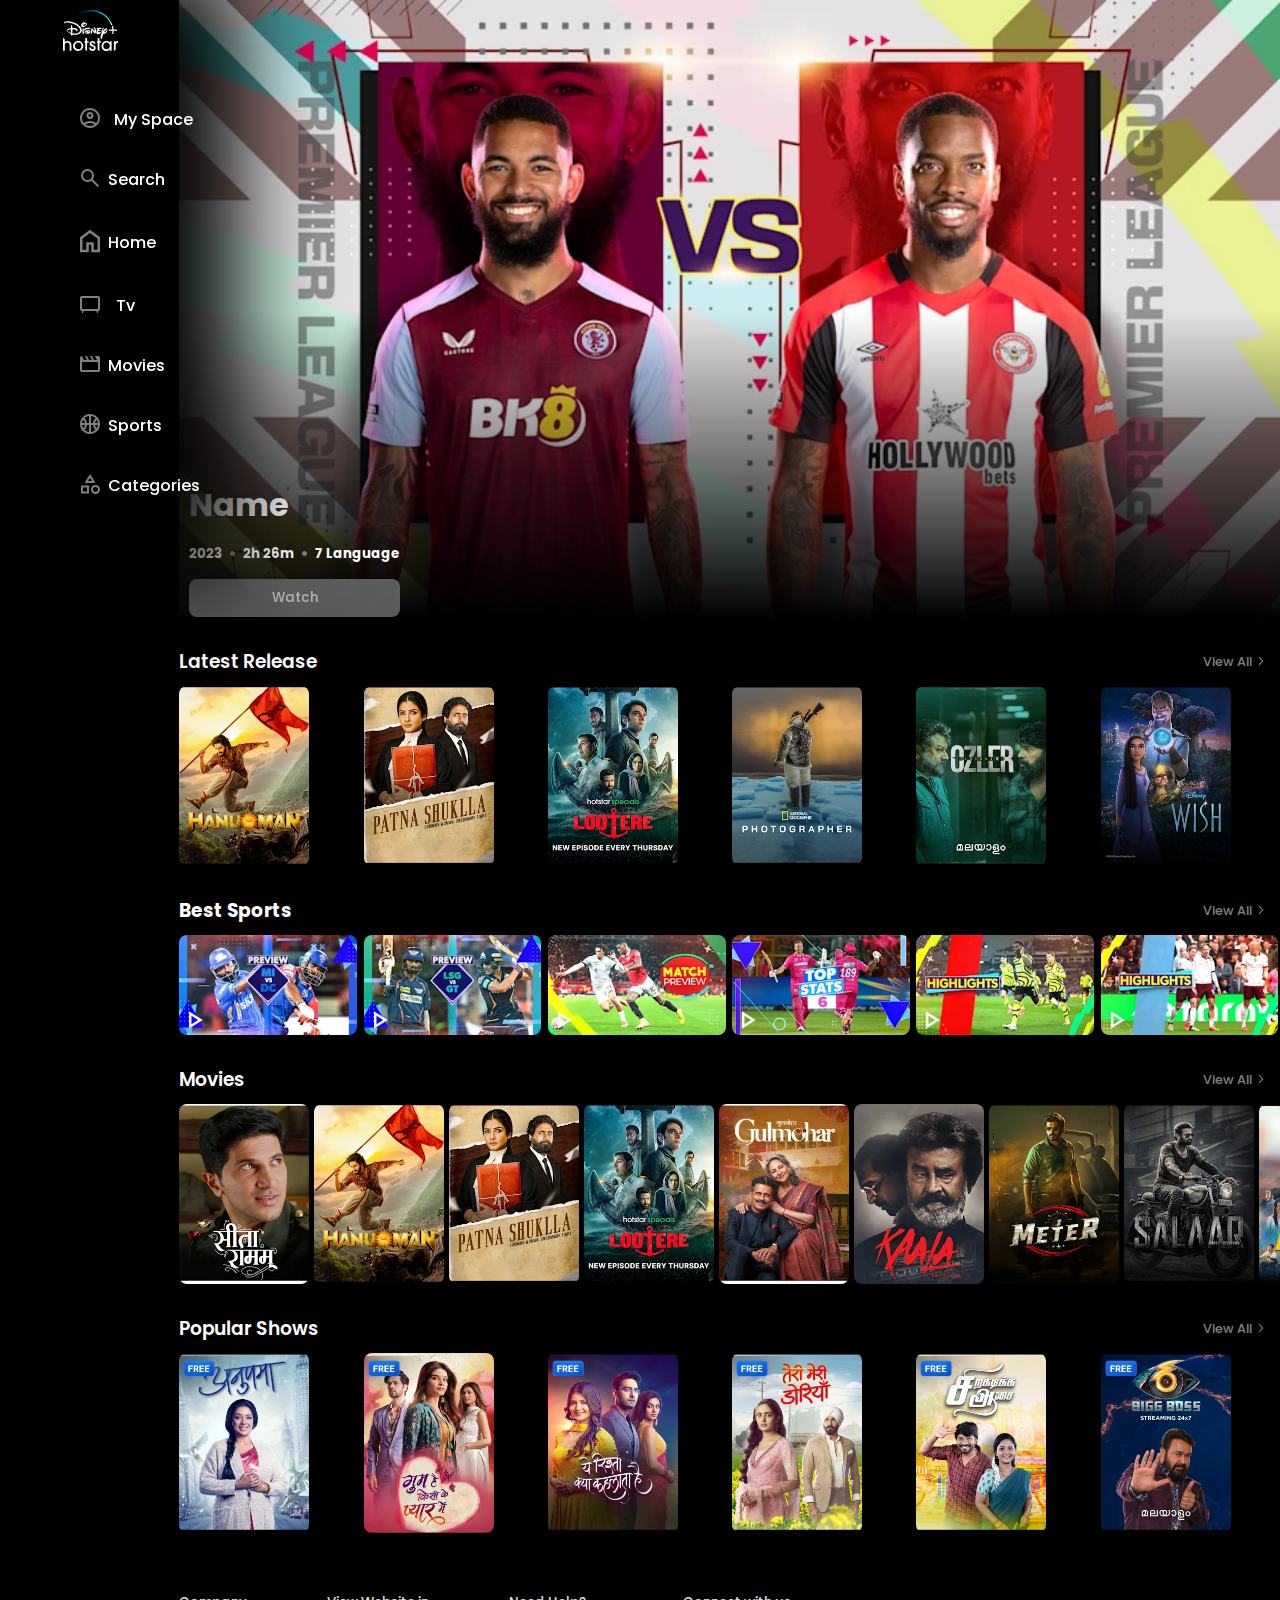
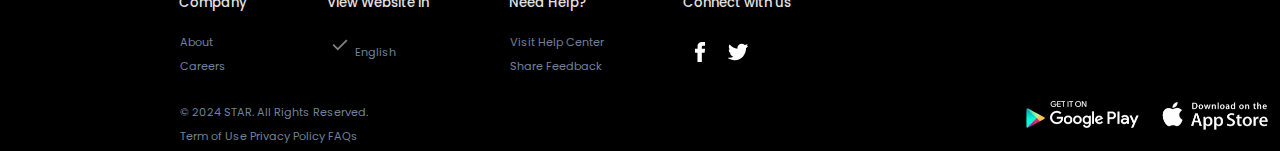
<file: index.html>
<!DOCTYPE html>
<html lang="en">
  <head>
    <meta charset="UTF-8" />
    <meta name="viewport" content="width=device-width, initial-scale=1.0" />
    <link rel="shortcut icon" href="img/favicon.ico" type="image/x-icon" />
    <title>Disney+ Hotstar - Watch TV Shows, Movies, Specials, Live Cricket & Football</title>
    <link rel="stylesheet" href="css/style.css" />
  </head>
  <body>
    <nav>
      <div class="logo">
        <img src="img/logo-d-plus.svg" alt="logo" />
      </div>
      <ul>          
        <a href=""
          ><svg
            class="menu"
            xmlns="http://www.w3.org/2000/svg"
            height="24"
            viewBox="0 -960 960 960"
            width="24"
          >
            <path
              d="M234-276q51-39 114-61.5T480-360q69 0 132 22.5T726-276q35-41 54.5-93T800-480q0-133-93.5-226.5T480-800q-133 0-226.5 93.5T160-480q0 59 19.5 111t54.5 93Zm246-164q-59 0-99.5-40.5T340-580q0-59 40.5-99.5T480-720q59 0 99.5 40.5T620-580q0 59-40.5 99.5T480-440Zm0 360q-83 0-156-31.5T197-197q-54-54-85.5-127T80-480q0-83 31.5-156T197-763q54-54 127-85.5T480-880q83 0 156 31.5T763-763q54 54 85.5 127T880-480q0 83-31.5 156T763-197q-54 54-127 85.5T480-80Zm0-80q53 0 100-15.5t86-44.5q-39-29-86-44.5T480-280q-53 0-100 15.5T294-220q39 29 86 44.5T480-160Zm0-360q26 0 43-17t17-43q0-26-17-43t-43-17q-26 0-43 17t-17 43q0 26 17 43t43 17Zm0-60Zm0 360Z"
            /></svg> <p class="text">My Space</p></a>

        <a href=""
          ><svg
            class="menu"
            xmlns="http://www.w3.org/2000/svg"
            height="24"
            viewBox="0 -960 960 960"
            width="24"
          >
            <path
              d="M784-120 532-372q-30 24-69 38t-83 14q-109 0-184.5-75.5T120-580q0-109 75.5-184.5T380-840q109 0 184.5 75.5T640-580q0 44-14 83t-38 69l252 252-56 56ZM380-400q75 0 127.5-52.5T560-580q0-75-52.5-127.5T380-760q-75 0-127.5 52.5T200-580q0 75 52.5 127.5T380-400Z"
            /></svg><p class="text">Search</p></a>

        <a href=""
          ><svg
            class="menu"
            xmlns="http://www.w3.org/2000/svg"
            height="30"
            viewBox="0 -960 960 960"
            width="30"
          >
            <path
              d="M240-200h120v-240h240v240h120v-360L480-740 240-560v360Zm-80 80v-480l320-240 320 240v480H520v-240h-80v240H160Zm320-350Z"
            /></svg><p class="text">Home</p></a>

        <a href=""
          ><svg
            class="menu"
            xmlns="http://www.w3.org/2000/svg"
            height="24"
            viewBox="0 -960 960 960"
            width="24"
          >
            <path
              d="M160-120v-80q-33 0-56.5-23.5T80-280v-440q0-33 23.5-56.5T160-800h640q33 0 56.5 23.5T880-720v440q0 33-23.5 56.5T800-200v80h-40l-26-80H227l-27 80h-40Zm0-160h640v-440H160v440Zm320-220Z"
            /></svg><p class="text">Tv</p></a>

        <a href=""
          ><svg
            class="menu"
            xmlns="http://www.w3.org/2000/svg"
            height="24"
            viewBox="0 -960 960 960"
            width="24"
          >
            <path
              d="m160-800 80 160h120l-80-160h80l80 160h120l-80-160h80l80 160h120l-80-160h120q33 0 56.5 23.5T880-720v480q0 33-23.5 56.5T800-160H160q-33 0-56.5-23.5T80-240v-480q0-33 23.5-56.5T160-800Zm0 240v320h640v-320H160Zm0 0v320-320Z"
            /></svg><p class="text">Movies</p></a>

        <a href=""
          ><svg
            class="menu"
            xmlns="http://www.w3.org/2000/svg"
            height="24"
            viewBox="0 -960 960 960"
            width="24"
          >
            <path
              d="M162-520h114q-6-38-23-71t-43-59q-18 29-30.5 61.5T162-520Zm522 0h114q-5-36-17.5-68.5T750-650q-26 26-43 59t-23 71ZM210-310q26-26 43-59t23-71H162q5 36 17.5 68.5T210-310Zm540 0q18-29 30.5-61.5T798-440H684q6 38 23 71t43 59ZM358-520h82v-278q-53 8-98.5 29.5T260-712q39 38 64.5 86.5T358-520Zm162 0h82q8-57 33.5-105.5T700-712q-36-35-81.5-56.5T520-798v278Zm-80 358v-278h-82q-8 57-33.5 105.5T260-248q36 35 81.5 56.5T440-162Zm80 0q53-8 98.5-29.5T700-248q-39-38-64.5-86.5T602-440h-82v278Zm-40-318Zm0 400q-83 0-156-31.5T197-197q-54-54-85.5-127T80-480q0-83 31.5-156T197-763q54-54 127-85.5T480-880q83 0 156 31.5T763-763q54 54 85.5 127T880-480q0 83-31.5 156T763-197q-54 54-127 85.5T480-80Z"
            /></svg><p class="text">Sports</p></a>
        <a href=""
          ><svg
            class="menu"
            xmlns="http://www.w3.org/2000/svg"
            height="24"
            viewBox="0 -960 960 960"
            width="24"
            class="svg"
          >
            <path
              d="m260-520 220-360 220 360H260ZM700-80q-75 0-127.5-52.5T520-260q0-75 52.5-127.5T700-440q75 0 127.5 52.5T880-260q0 75-52.5 127.5T700-80Zm-580-20v-320h320v320H120Zm580-60q42 0 71-29t29-71q0-42-29-71t-71-29q-42 0-71 29t-29 71q0 42 29 71t71 29Zm-500-20h160v-160H200v160Zm202-420h156l-78-126-78 126Zm78 0ZM360-340Zm340 80Z"
            /></svg><p class="text">Categories</p></a>
      </ul>
    </nav>
    <main>
      <div class="container">
        <div class="slider">
          <img src="img/1712315336624-i.webp" alt="" />
          <div class="s-info">
            <div class="s-name">
              <h1>Name</h1>
            </div>
            <div class="s-release">
              <h5>2023</h5>
              <h3></h3>
              <h5>2h 26m</h5>
              <h3></h3>
              <h5>7 Language</h5>
            </div>
            <div class="s-watch">
              <button>Watch</button>
            </div>
          </div>
        </div>
        <div class="latest-releases">
          <div class="l-info">
          <h3>Latest Release</h3>
          <a href=""><p>View All</p> <svg class="f" xmlns="http://www.w3.org/2000/svg" height="10" viewBox="0 -960 960 960" width="10"><path d="m321-80-71-71 329-329-329-329 71-71 400 400L321-80Z"/></svg></a>
        </div>
          <div class="ms">
            <div class="box">
              <a href="/others/video.html"><img src="img/hanuMan.webp" alt=""></a>
            </div>
            <div class="box">
              <img src="img/patna.webp" alt="">
            </div>
            <div class="box">
              <img src="img/lootere.webp" alt="">
            </div>
            <div class="box">
              <img src="img/l1.webp" alt="">
            </div>
            <div class="box">
              <img src="img/l2.webp" alt="">
            </div>
            <div class="box">
              <img src="img/l3.webp" alt="">
            </div>
          </div>
        </div>
        <div class="sports">
          <div class="s-info">
            <h3>Best Sports</h3>
            <a href=""><p>View All</p> <svg class="f" xmlns="http://www.w3.org/2000/svg" height="10" viewBox="0 -960 960 960" width="10"><path d="m321-80-71-71 329-329-329-329 71-71 400 400L321-80Z"/></svg></a>
          </div>
            <div class="s">
              <div class="box">
                <img src="img/sport1.webp" alt="">
                <svg class="play" xmlns="http://www.w3.org/2000/svg" height="30" viewBox="0 -960 960 960" width="30"><path d="M320-200v-560l440 280-440 280Zm80-280Zm0 134 210-134-210-134v268Z"/></svg>
              </div>
              <div class="box">
                <img src="img/sport2.webp" alt="">
                <svg class="play" xmlns="http://www.w3.org/2000/svg" height="30" viewBox="0 -960 960 960" width="30"><path d="M320-200v-560l440 280-440 280Zm80-280Zm0 134 210-134-210-134v268Z"/></svg>
              </div>
              <div class="box">
                <img src="img/sport3.webp" alt="">
                <svg class="play" xmlns="http://www.w3.org/2000/svg" height="30" viewBox="0 -960 960 960" width="30"><path d="M320-200v-560l440 280-440 280Zm80-280Zm0 134 210-134-210-134v268Z"/></svg>
              </div>
              <div class="box">
                <img src="img/sport4.webp" alt="">
                <svg class="play" xmlns="http://www.w3.org/2000/svg" height="30" viewBox="0 -960 960 960" width="30"><path d="M320-200v-560l440 280-440 280Zm80-280Zm0 134 210-134-210-134v268Z"/></svg>
              </div>
              <div class="box">
                <img src="img/sport5.webp" alt="">
                <svg class="play" xmlns="http://www.w3.org/2000/svg" height="30" viewBox="0 -960 960 960" width="30"><path d="M320-200v-560l440 280-440 280Zm80-280Zm0 134 210-134-210-134v268Z"/></svg>
              </div>
              <div class="box">
                <img src="img/sport6.webp" alt="">
                <svg class="play" xmlns="http://www.w3.org/2000/svg" height="30" viewBox="0 -960 960 960" width="30"><path d="M320-200v-560l440 280-440 280Zm80-280Zm0 134 210-134-210-134v268Z"/></svg>
              </div>
              
            </div>
        </div>
         <div class="movies">
          <div class="m-info">
            <h3>Movies</h3>
            <a href=""><p>View All</p> <svg class="f" xmlns="http://www.w3.org/2000/svg" height="10" viewBox="0 -960 960 960" width="10"><path d="m321-80-71-71 329-329-329-329 71-71 400 400L321-80Z"/></svg></a>
          </div>
            <div class="m">
              <div class="box">
                <img src="img/m1.webp" alt="">
              </div>
              <div class="box">
                <img src="img/hanuMan.webp" alt="">
              </div>
              <div class="box">
                <img src="img/patna.webp" alt="">
              </div>
              <div class="box">
                <img src="img/lootere.webp" alt="">
              </div>
              <div class="box">
                <img src="img/m2.webp" alt="">
              </div>
              <div class="box">
                <img src="img/kaala.webp" alt="">
              </div>
              <div class="box">
                <img src="img/meter.webp" alt="">
              </div>
              <div class="box">
                <img src="img/salaar.webp" alt="">
              </div>
              <div class="box">
                <img src="img/ride.webp" alt="">
              </div>
              
            </div>
        </div>
        <div class="movies">
          <div class="m-info">
            <h3>Popular Shows</h3>
            <a href=""><p>View All</p> <svg class="f" xmlns="http://www.w3.org/2000/svg" height="10" viewBox="0 -960 960 960" width="10"><path d="m321-80-71-71 329-329-329-329 71-71 400 400L321-80Z"/></svg></a>
          </div>
            <div class="m">
              <div class="box">
                <img src="img/s1.webp" alt="">
              </div>
              <div class="box">
                <img src="img/s2.webp" alt="">
              </div>
              <div class="box">
                <img src="img/s3.webp" alt="">
              </div>
              <div class="box">
                <img src="img/s4.webp" alt="">
              </div>
              <div class="box">
                <img src="img/s5.webp" alt="">
              </div>
              <div class="box">
                <img src="img/s6.webp" alt="">
              </div>
              
            </div>
        </div>
        <footer>
          <div class="f-colum">
          <div class="first">
            <h5>Company</h5>
            <p>About</p>
            <p>Careers</p>
          </div>
          <div class="second">
            <h5>View Website in</h5>

            <p><img src="/img/check.svg" alt=""> English</p>
          </div>
          <div class="thrid">
            <h5>Need Help?</h5>

            <p>Visit Help Center</p>
            <p>Share Feedback</p>
          </div>
          <div class="four">
            <h5>Connect with us</h5>

            <img src="/img/facebook.svg" alt="">
            <img src="/img/twitter.svg" alt="">
          </div>
        </div>
        <div class="s-colum">
          <div class="first">
            <p>&copy; 2024 STAR. All Rights Reserved.</p>
            <p>Term of Use Privacy Policy FAQs</p>
          </div>
          <div class="second">
            <img src="/img/google-playstore.webp" alt="">
            <img src="/img/ios-appstore.webp" alt="">
          </div>
        </div>
        </footer>
      </div>
    </main>
  </body>
  <script src="js/script.js"></script>
</html>
</file>
<file: css/style.css>
@import url('https://fonts.googleapis.com/css2?family=Poppins:ital,wght@0,200;0,300;0,400;0,500;0,600;0,700;0,800;1,200&display=swap'); 
*{
    padding: 0;
    margin: 0;
}
body{
    background-color: black;
    color: white;
    font-family: "Poppins", sans-serif;
}
nav{
    width: 14%;
    z-index: 1; 
    display: flex;
    flex-direction: column;
    justify-content: center;
    align-items: center;
    text-align: center;
    position: fixed;
    transition: ease-in-out;
    
}
nav:hover{
    transition: 0.5s;
    box-shadow: 10px 10px 100px 50px black;
}

nav .logo{
    margin: 10px;
    width: 100%;
}
nav ul{
    width: 100%;
    display: flex;
    flex-direction: column;
    margin-top: 20px;
}
nav ul a{
    display: flex;
  
    justify-content: center;
    align-items: center;
    text-decoration: none;
    color: gray;
    width: 100%;
    margin: 18px auto;
    border: none;
    outline: none;
    
}   
nav ul a:hover .menu,p{
    transition: 0.2s;
    color: white;
    fill: white;
    transform: translate(1px, 1px);
}
nav ul a .text{
    position: absolute;
    font-weight: 500;
    display: flex;
    justify-content: center;
    align-items: center;
    width: 20%;
    margin-right: -70px;
}
nav ul a:nth-child(1) p:nth-child(2){
    margin-right: -125px;
    width: 100%;
}
nav ul a .menu{ 

    fill: gray;
}

.container{
    width: 86%;
    display: flex;
    flex-direction: column;
    justify-content: right;
    justify-content: center;
    align-items: flex-start;
    margin: auto 0px auto auto;
}
.container .slider{
    width: 100%;
    position: relative;
    
}

/* slider */
.container .slider img{
    opacity: 1;
    background: #000;
    width: 100%;
    mask-image: linear-gradient(to bottom,black 50%,transparent);  
    background-position: center center ;
    object-fit: cover;
}
.container .slider .s-info{
    font-family: "Poppins", sans-serif;
    position: absolute;
    bottom: 0;
    padding: 10px;
}
.container .slider .s-info .s-release{
display: flex;
align-items: center;
text-align: center;
gap: 8px;
margin: 15px auto;
}
.container .slider .s-info .s-release h3{
    font-family: "Poppins", sans-serif; 
    width: 5px;
    height: 5px;
    background-color: gray;
    border-radius: 10px;
}
.container .slider .s-info .s-watch button{
    font-family: "Poppins", sans-serif;
    font-weight: 500;
    width: 100%;
    padding: 9px;
    background: gray;
    color: white;
    opacity: 0.7;
    border-radius: 8px;
    border: none;
    outline: none;
    transition: 0.2s ease-in-out;
}
.container .slider .s-info .s-watch button:hover{
    cursor: pointer;
    background-color: rgb(139, 137, 137);
    color: white;
    opacity: 0.9;
}

/* latest releases */
.container .latest-releases{
    margin: 20px auto;
    width:100%;
}
.container .latest-releases .l-info{
    width: 100%;
    display: flex;
    align-items: center;
    justify-content: space-between;
}
.container .latest-releases .l-info h3{
    font-weight: 600;
}
.container .latest-releases .l-info a{
    display: flex;
    justify-content: center;
    align-items: center;
    gap: 5px;
    margin: auto 14px;
    text-decoration: none;
}
.container .latest-releases .l-info a p{
    font-size: 0.8rem;
    font-weight: 500;
    color: gray;
    /* margin: auto 14px; */
    transition: 0.2s ease-in-out;
}
.container .latest-releases .l-info a .f{
    fill: gray;
}
.container .latest-releases .l-info a:hover .f{
    color: white;
    fill: white;
}
.container .latest-releases .l-info a p:hover{
    cursor: pointer; 
    color: white;
    fill: white;
}
.container .latest-releases .ms{
    overflow-x: auto;
    width: 100%;
    display: flex;
    gap: 5px;
    margin: 10px auto;
}
.container .latest-releases .ms::-webkit-scrollbar{
    display: none;
}
.container .latest-releases .ms .box{
    width: 100%;
}
.container .latest-releases .ms .box img{
    display: block;
    width: 100%;
    min-width: 50%;
    width: 130px;   
    height: 180px;
    object-fit: cover;
    background-position: center center;
    border-radius: 8px;
    transition: 0.2s ease-in-out;
}
.container .latest-releases .ms .box img:hover{
    cursor: pointer;
    transform: translate(1px,1px);
}
/* sports */
.container .sports{
    width: 100%;
}
.container .sports .s-info{
    width: 100%;
    display: flex;
    align-items: center;
    justify-content: space-between;
}
.container .sports .s-infos h3{
    font-weight: 600;
}
.container .sports .s-info a{
    display: flex;
    justify-content: center;
    align-items: center;
    gap: 5px;
    margin: auto 14px;
    text-decoration: none;
}
.container .sports .s-info a p{
    font-size: 0.8rem;
    font-weight: 500;
    color: gray;
    /* margin: auto 14px; */
    transition: 0.2s ease-in-out;
}
.container .sports .s-info a .f{
    fill: gray;
}
.container .sports .s-info a:hover .f{
    cursor: pointer;
    color: white;
    fill: white;
}
.container .sports .s-info a p:hover{
    color: white;
}
.container .sports .s{
    overflow-x: auto;
    width: 100%;
    display: flex;
    gap: 5px;
    margin: 10px auto;
}
.container .sports .s::-webkit-scrollbar{
    display: none;
}
.container .sports .s .box{
    width: 100%;
    position: relative;
}
.container .sports .s .box img{
    display: block;
    width: max-content;   
    height: 100px;
    object-fit: cover;
    background-position: center center;
    border-radius: 8px;
    transition: 0.2s ease-in-out;
}
.container .sports .s .box img:hover{
    cursor: pointer;
    transform: translate(1px, 1px);
}
.container .sports .s .box .play{
    fill: whitesmoke;   
    position: absolute;
    bottom: 0;
}

/* movies */

.container .movies{
    width: 100%;
    margin-top: 20px;
}
.container .movies .m-info{
    width: 100%;
    display: flex;
    align-items: center;
    justify-content: space-between;
}
.container .movies .m-info h3{
    font-weight: 600;
}
.container .movies .m-info a{
    display: flex;
    justify-content: center;
    align-items: center;
    gap: 5px;
    margin: auto 14px;
    text-decoration: none;
}
.container .movies .m-info a p{
    font-size: 0.8rem;
    font-weight: 500;
    color: gray;
    /* margin: auto 14px; */
    transition: 0.2s ease-in-out;
}
.container .movies .m-info a .f{
    fill: gray;
}
.container .movies .m-info a:hover .f{
    cursor: pointer;
    color: white;
    fill: white;
}
.container .movies .m-info a p:hover{
    color: white;
}
.container .movies .m{
    overflow-x: auto;
    width: 100%;
    display: flex;
    gap: 5px;
    margin: 10px auto;
}
.container .movies .m::-webkit-scrollbar{
    display: none;
}
.container .movies .m .box{
    width: 100%;
    position: relative;
}
.container .movies .m .box img{
    display: block;
    width: 100%;
    min-width: 50%;
    width: 130px;   
    height: 180px;
    object-fit: cover;
    background-position: center center;
    border-radius: 8px;
    transition: 0.2s ease-in-out;
}
.container .movies .m .box img:hover{
    cursor: pointer;
    transform: translate(1px, 1px);
}
.container .movies .m .box .play{
    fill: whitesmoke;   
    position: absolute;
    bottom: 0;
}

/* Viedos */

 .video{
    display: flex;
    flex-direction: column;
    width: 100%;
    /* justify-content: center; */
    /* align-items: center; */
    /* margin: auto;     */
    position: relative;
}
.video video{
    width: 100%;
}
.video .back{
    /* background-color: aqua; */
    position: absolute;
    display: flex;
    justify-content: center;
    align-items: center;
    top: 20px;
    left: 20px;
    z-index: 1;
}

/* footer */
.container footer{
    margin-top: 50px;
    width: 100%;
    
}
.container footer .f-colum{
    width: 100%;
    display: flex;
    /* align-items: center; */
    /* justify-content: center; */
    flex-wrap: wrap;
    gap: 80px;
    
}
.container footer h5{
    margin-bottom: 20px;
    font-weight: 500;
    color: rgb(226, 224, 224);
}
.container footer p{
    cursor: pointer;
    color: rgb(113, 129, 153);
    font-size: 0.7rem;
    margin: 7px auto;
}
.container footer .four img{
    cursor: pointer;
    margin: 9px 7px;
}
.container footer .s-colum{
    margin-top: 15px;
    display: flex;
    justify-content: space-between;
}
.container footer .s-colum img{
    cursor: pointer;
    width: 130px;
}
</file>
